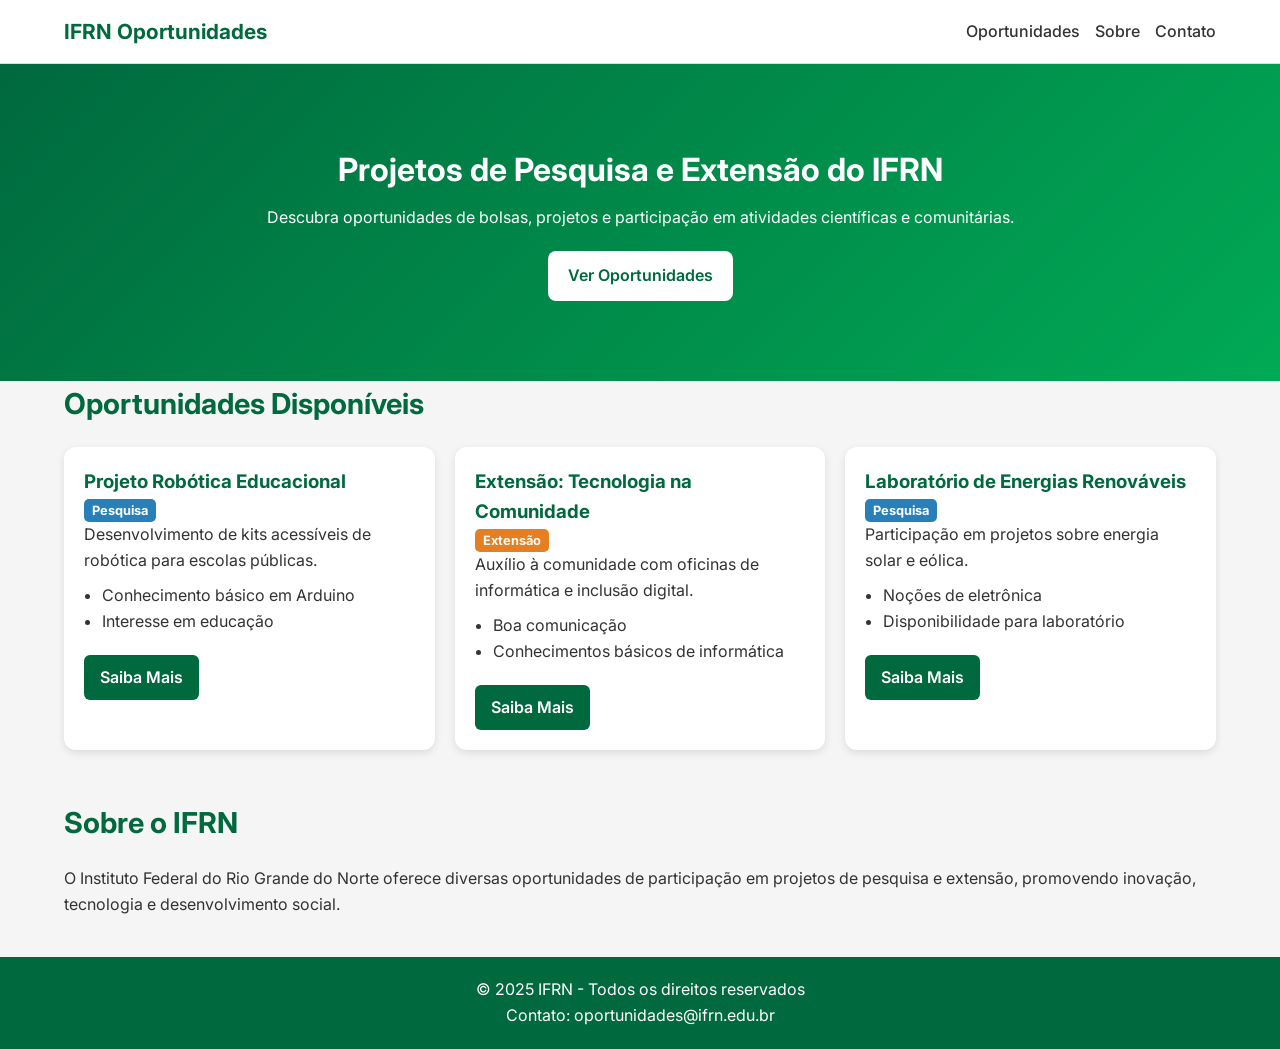
<file: index.html>
<!DOCTYPE html>
<html lang="pt-BR">
<head>
    <meta charset="UTF-8" />
    <meta name="viewport" content="width=device-width, initial-scale=1.0" />
    <meta name="description" content="Oportunidades de pesquisa e extensão no IFRN - Landing Page" />
    <meta name="keywords" content="IFRN, pesquisa, extensão, oportunidades, bolsas, projetos" />

    <title>Oportunidades IFRN</title>

    <!-- Google Fonts -->
    <link href="https://fonts.googleapis.com/css2?family=Inter:wght@300;400;600;700&display=swap" rel="stylesheet">

    <!-- CSS -->
    <link rel="stylesheet" href="styles2.css" />
</head>

<body>

    <!-- HEADER -->
    <header class="header">
        <div class="container header-flex">
            <h1 class="logo">IFRN Oportunidades</h1>

            <nav class="nav">
                <ul class="nav-list">
                    <li><a href="#oportunidades">Oportunidades</a></li>
                    <li><a href="#sobre">Sobre</a></li>
                    <li><a href="#contato">Contato</a></li>
                </ul>
            </nav>
        </div>
    </header>

    <!-- HERO -->
    <section class="hero">
        <div class="container hero-content">
            <h2>Projetos de Pesquisa e Extensão do IFRN</h2>
            <p>Descubra oportunidades de bolsas, projetos e participação em atividades científicas e comunitárias.</p>
            <a href="#oportunidades" class="btn">Ver Oportunidades</a>
        </div>
    </section>

    <!-- OPORTUNIDADES -->
    <main>
        <section id="oportunidades" class="oportunidades container">
            <h2 class="section-title">Oportunidades Disponíveis</h2>

            <div class="cards">

                <article class="card">
                    <h3>Projeto Robótica Educacional</h3>
                    <span class="badge pesquisa">Pesquisa</span>
                    <p>Desenvolvimento de kits acessíveis de robótica para escolas públicas.</p>
                    <ul>
                        <li>Conhecimento básico em Arduino</li>
                        <li>Interesse em educação</li>
                    </ul>
                    <a href="#" class="btn-card">Saiba Mais</a>
                </article>

                <article class="card">
                    <h3>Extensão: Tecnologia na Comunidade</h3>
                    <span class="badge extensao">Extensão</span>
                    <p>Auxílio à comunidade com oficinas de informática e inclusão digital.</p>
                    <ul>
                        <li>Boa comunicação</li>
                        <li>Conhecimentos básicos de informática</li>
                    </ul>
                    <a href="#" class="btn-card">Saiba Mais</a>
                </article>

                <article class="card">
                    <h3>Laboratório de Energias Renováveis</h3>
                    <span class="badge pesquisa">Pesquisa</span>
                    <p>Participação em projetos sobre energia solar e eólica.</p>
                    <ul>
                        <li>Noções de eletrônica</li>
                        <li>Disponibilidade para laboratório</li>
                    </ul>
                    <a href="#" class="btn-card">Saiba Mais</a>
                </article>

            </div>
        </section>

        <!-- SOBRE -->
        <section id="sobre" class="sobre container">
            <h2 class="section-title">Sobre o IFRN</h2>
            <p>
                O Instituto Federal do Rio Grande do Norte oferece diversas oportunidades de
                participação em projetos de pesquisa e extensão, promovendo inovação,
                tecnologia e desenvolvimento social.
            </p>
        </section>
    </main>
    <!-- FOOTER -->
    <footer id="contato" class="footer">
        <div class="container">
            <p>&copy; 2025 IFRN - Todos os direitos reservados</p>
            <p>Contato: oportunidades@ifrn.edu.br</p>
        </div>
    </footer>
</body>
</html>
</file>
<file: styles2.css>
/* ================================
   RESET BÁSICO + VARIÁVEIS
================================= */
* {
    margin: 0;
    padding: 0;
    box-sizing: border-box;
}

:root {
    --cor-principal: #00693e;
    --cor-secundaria: #00aa55;
    --cinza-claro: #f5f5f5;
    --cinza-texto: #333;
    --fonte: "Inter", sans-serif;
}

/* ==================================
   GLOBAL
================================== */
body {
    font-family: var(--fonte);
    color: var(--cinza-texto);
    background: var(--cinza-claro);
    line-height: 1.6;
}

.container {
    width: 90%;
    max-width: 1200px;
    margin: auto;
}

/* ==================================
   HEADER
================================== */
.header {
    background: white;
    border-bottom: 1px solid #ddd;
    padding: 15px 0;
    position: sticky;
    top: 0;
    z-index: 10;
}

.header-flex {
    display: flex;
    justify-content: space-between;
    align-items: center;
}

.logo {
    font-weight: 700;
    font-size: 1.3rem;
    color: var(--cor-principal);
}

.nav-list {
    list-style: none;
    display: flex;
    gap: 15px;
}

.nav-list a {
    text-decoration: none;
    font-weight: 500;
    color: var(--cinza-texto);
}

.nav-list a:hover {
    color: var(--cor-principal);
}

/* ==================================
   HERO
================================== */
.hero {
    background: linear-gradient(135deg, var(--cor-principal), var(--cor-secundaria));
    color: white;
    text-align: center;
    padding: 80px 20px;
}

.hero-content h2 {
    font-size: 2rem;
    margin-bottom: 10px;
}

.btn {
    display: inline-block;
    margin-top: 20px;
    background: white;
    color: var(--cor-principal);
    padding: 12px 20px;
    border-radius: 8px;
    text-decoration: none;
    font-weight: 600;
}

/* ==================================
   OPORTUNIDADES (CARDS)
================================== */
.section-title {
    font-size: 1.8rem;
    margin-bottom: 20px;
    color: var(--cor-principal);
}

.cards {
    display: flex;
    flex-direction: column;
    gap: 20px;
}

.card {
    background: white;
    padding: 20px;
    border-radius: 12px;
    box-shadow: 0 3px 8px rgba(0,0,0,0.1);
}

.card h3 {
    color: var(--cor-principal);
}

.badge {
    padding: 4px 8px;
    border-radius: 5px;
    font-size: 0.8rem;
    font-weight: bold;
    color: white;
}

.pesquisa {
    background: #2980b9;
}

.extensao {
    background: #e67e22;
}

.card ul {
    margin: 10px 0;
    padding-left: 18px;
}

.btn-card {
    margin-top: 10px;
    display: inline-block;
    text-decoration: none;
    padding: 10px 16px;
    background: var(--cor-principal);
    color: white;
    border-radius: 6px;
    font-weight: 600;
}

.btn-card:hover {
    background: var(--cor-secundaria);
}

/* ==================================
   SOBRE
================================== */
.sobre {
    margin-top: 50px;
}

/* ==================================
   FOOTER
================================== */
.footer {
    background: var(--cor-principal);
    color: white;
    padding: 20px 0;
    text-align: center;
    margin-top: 40px;
}

/* ==================================
   RESPONSIVIDADE
================================== */

/* Tablet */
@media (min-width: 768px) {
    .cards {
        flex-direction: row;
        flex-wrap: wrap;
    }

    .card {
        flex: 1 1 calc(50% - 20px);
    }
}
/* Desktop */
@media (min-width: 1024px) {
    .card {
        flex: 1 1 calc(33.3% - 20px);
        transition: transform 0.3s;
    }
    .card:hover {
        transform: translateY(-6px);
    }
}
</file>
